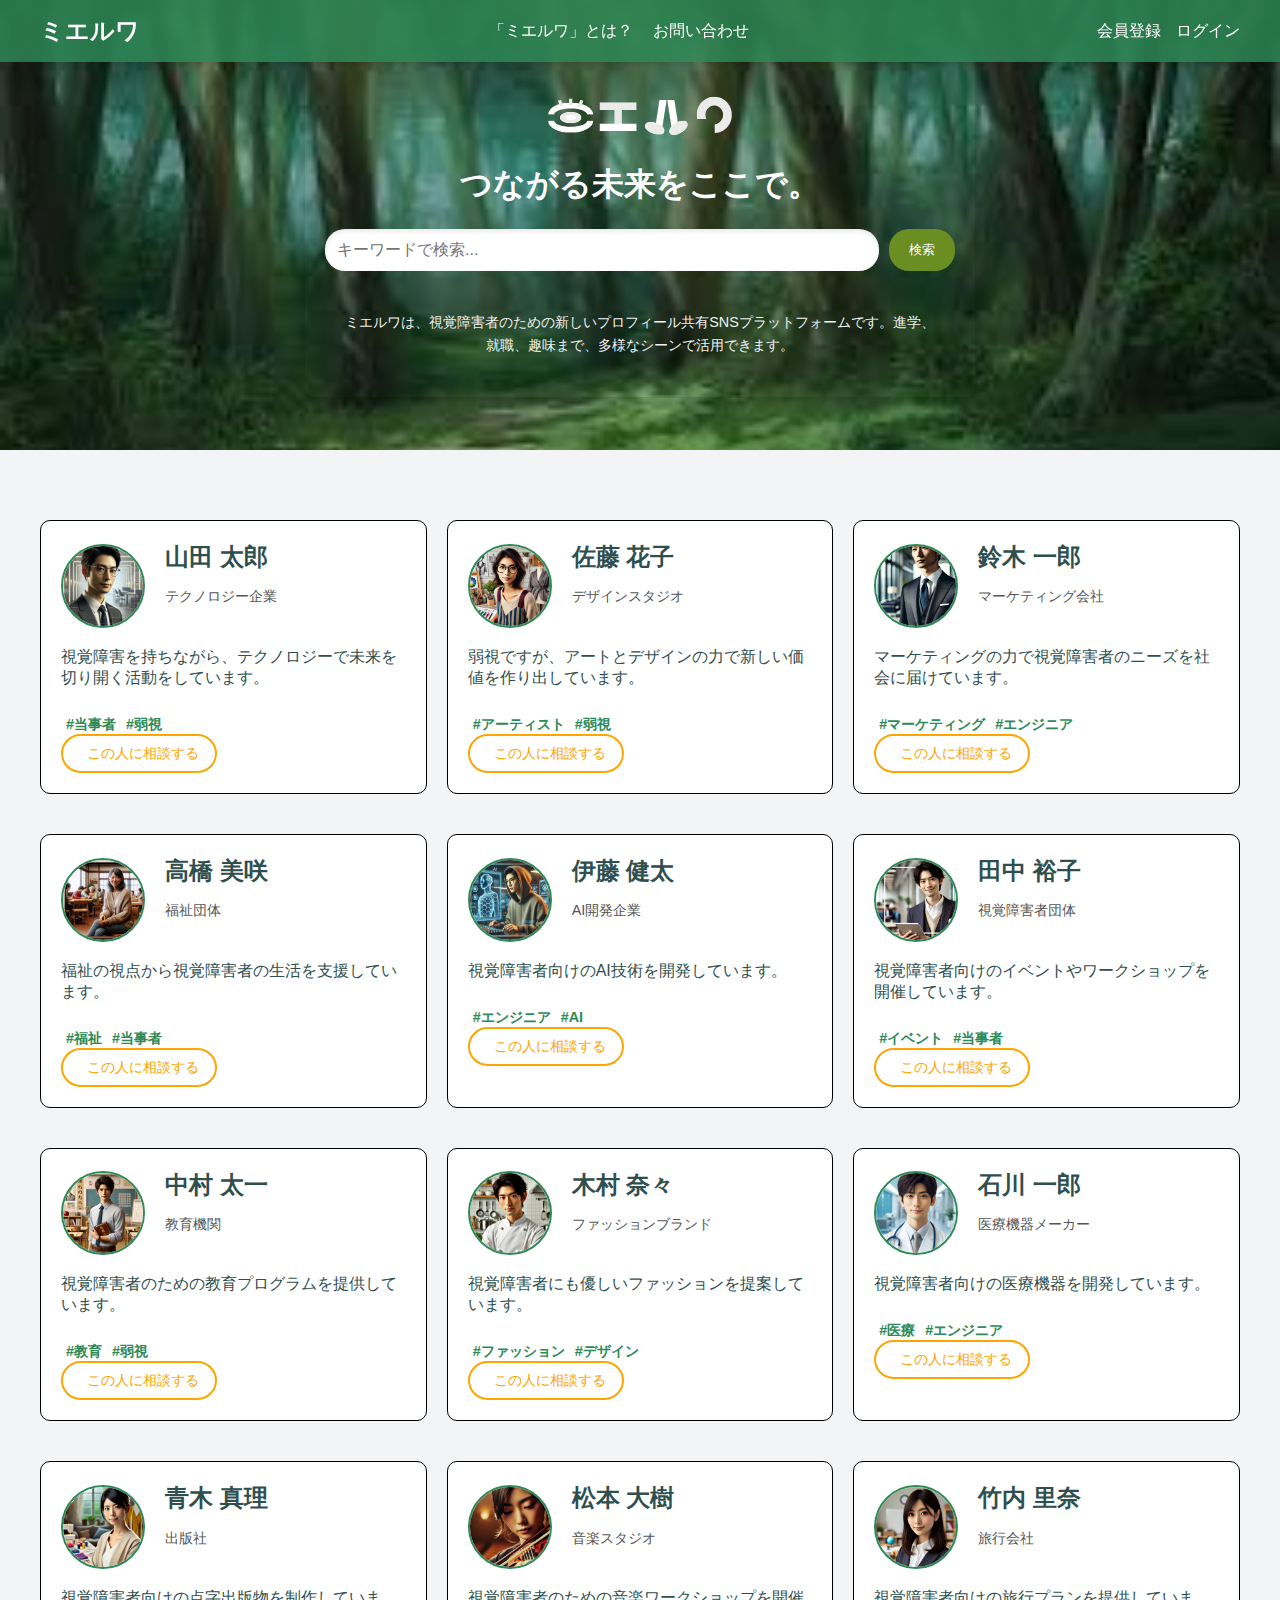
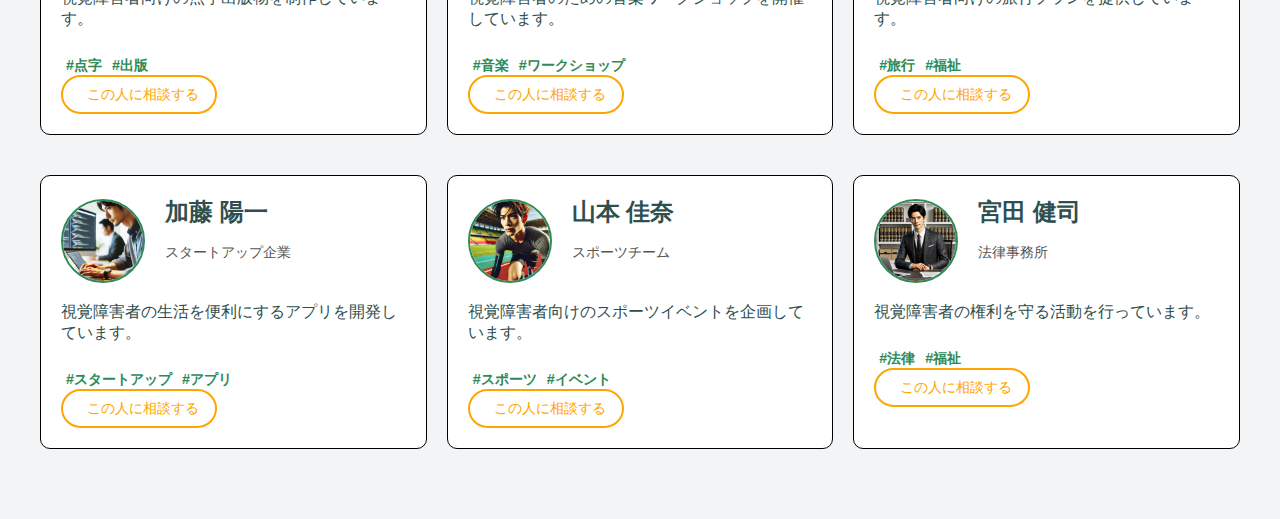
<file: docs/index.html>
<!DOCTYPE html>
<html lang="ja">
<head>
    <meta charset="UTF-8">
    <meta name="viewport" content="width=device-width, initial-scale=1.0">
    <title>プロフィール一覧 - ミエルワ</title>
    <link rel="stylesheet" href="main.css">
</head>
<body>
    <header>
        <nav>
            <div class="logo">ミエルワ</div>
            <ul class="center-nav">
                <li><a href="about.html">「ミエルワ」とは？</a></li>
                <li><a href="contact.html">お問い合わせ</a></li>
            </ul>
            <ul class="right-nav">
                <li><a href="register.html">会員登録</a></li>
                <li><a href="login.html">ログイン</a></li>
            </ul>
        </nav>
    </header>

    <section class="hero">
        <div class="search-container">
            <img src="images/main/logo.svg" alt="ミエルワのロゴ" class="logo-icon">
            <h1>つながる未来をここで。</h1>
            <div class="search-box">
                <input type="text" placeholder="キーワードで検索..." class="search-bar">
                <button class="search-button">検索</button>
            </div>
            <p class="site-description">ミエルワは、視覚障害者のための新しいプロフィール共有SNSプラットフォームです。進学、就職、趣味まで、多様なシーンで活用できます。</p>
        </div>
    </section>

    <main>
        <div id="profiles" class="profile-list">
            <!-- プロフィールカードがJavaScriptで動的に挿入されます -->
        </div>
    </main>

    <script src="main.js"></script>
</body>
</html>
</file>
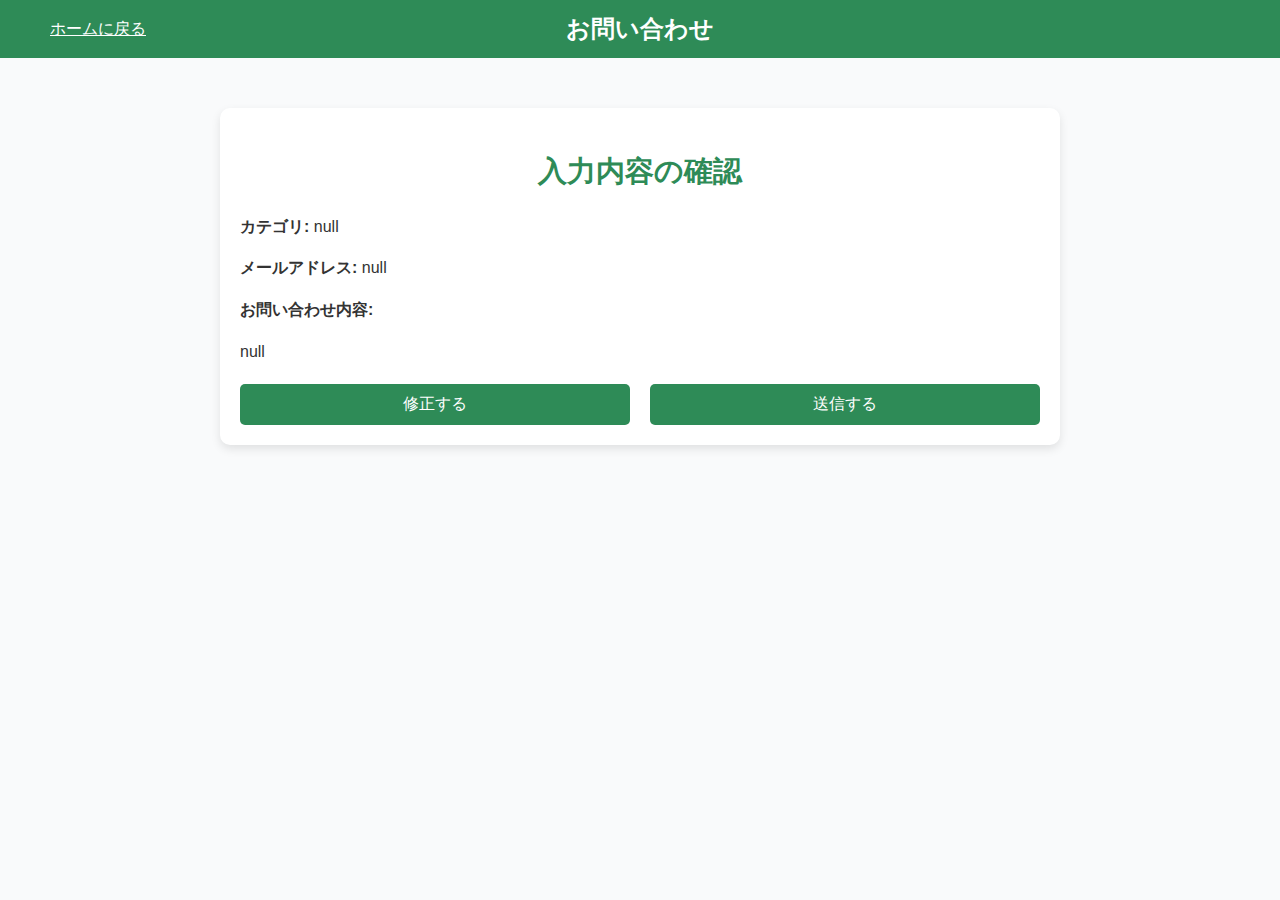
<file: docs/confirm.html>
<!DOCTYPE html>
<html lang="ja">
<head>
    <meta charset="UTF-8">
    <meta name="viewport" content="width=device-width, initial-scale=1.0">
    <title>確認画面 - ミエルワ</title>
    <link rel="stylesheet" href="subpage-header.css">
    <link rel="stylesheet" href="confirm.css">
</head>
<body>
    <!-- サブページ専用ヘッダー -->
    <header class="subpage-header">
        <nav>
            <button class="subpage-back-button" onclick="window.location.href='index.html'">ホームに戻る</button>
            <h1 class="subpage-header-title">お問い合わせ</h1>
        </nav>
    </header>

    <!-- 確認画面の内容 -->
    <main class="confirmation-container">
        <h1>入力内容の確認</h1>
        <div id="confirmation">
            <!-- 入力内容を表示 -->
            <p>お問い合わせ内容が以下でよろしいですか？</p>
            <ul>
                <li><strong>お問い合わせカテゴリ:</strong> <span id="category"></span></li>
                <li><strong>返信用メールアドレス:</strong> <span id="email"></span></li>
                <li><strong>お問い合わせ内容:</strong> <span id="message"></span></li>
            </ul>
        </div>
        <div class="button-group">
            <button id="backBtn" class="button">修正する</button>
            <button id="submitBtn" class="button">送信する</button>
        </div>
    </main>

    <script src="confirm.js"></script>
</body>
</html>
</file>
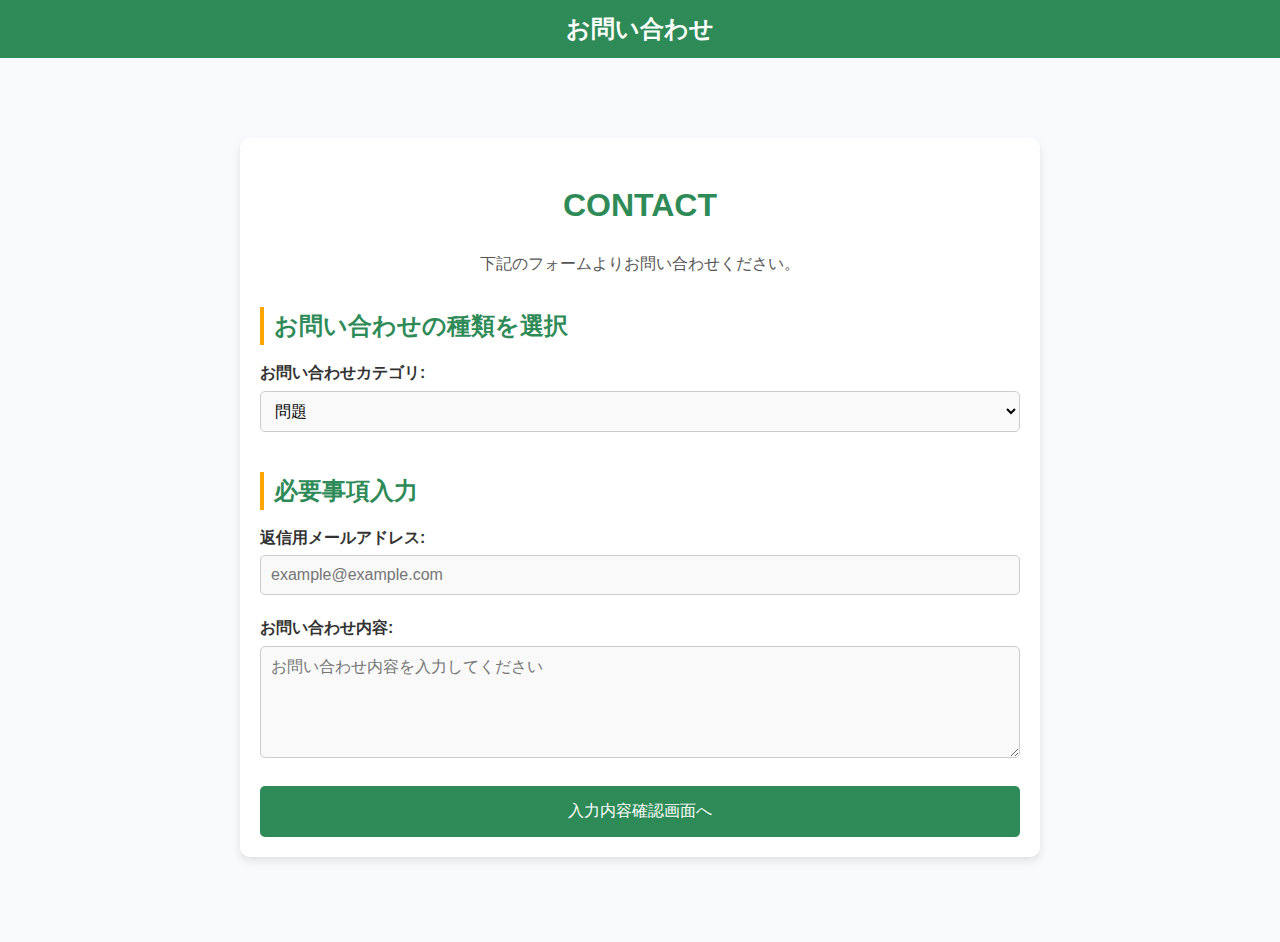
<file: docs/contact.html>
<!DOCTYPE html>
<html lang="ja">
<head>
    <meta charset="UTF-8">
    <meta name="viewport" content="width=device-width, initial-scale=1.0">
    <title>CONTACT - ミエルワ</title>
    <link rel="stylesheet" href="subpage-header.css">
    <link rel="stylesheet" href="contact.css">
</head>
<body>
    <!-- サブページ専用ヘッダー -->
    <header class="subpage-header">
        <nav>
            <h1 class="subpage-header-title">お問い合わせ</h1>
        </nav>
    </header>

    <!-- メインコンテンツ -->
    <main>
        <h1>CONTACT</h1>
        <p>下記のフォームよりお問い合わせください。</p>
        <div>
            <h2>お問い合わせの種類を選択</h2>
            <label for="category">お問い合わせカテゴリ:</label>
            <select id="category" required>
                <option value="issue">問題</option>
                <option value="feedback">ご意見・ご要望</option>
            </select>
        </div>
        <div>
            <h2>必要事項入力</h2>
            <label for="email">返信用メールアドレス:</label>
            <input type="email" id="email" placeholder="example@example.com" required>
        </div>
        <div>
            <label for="message">お問い合わせ内容:</label>
            <textarea id="message" rows="5" placeholder="お問い合わせ内容を入力してください" required></textarea>
        </div>
        <div>
            <button type="button" id="CONFIRM_BTN">入力内容確認画面へ</button>
        </div>
    </main>
    <script src="form.js"></script>
</body>
</html>
</file>
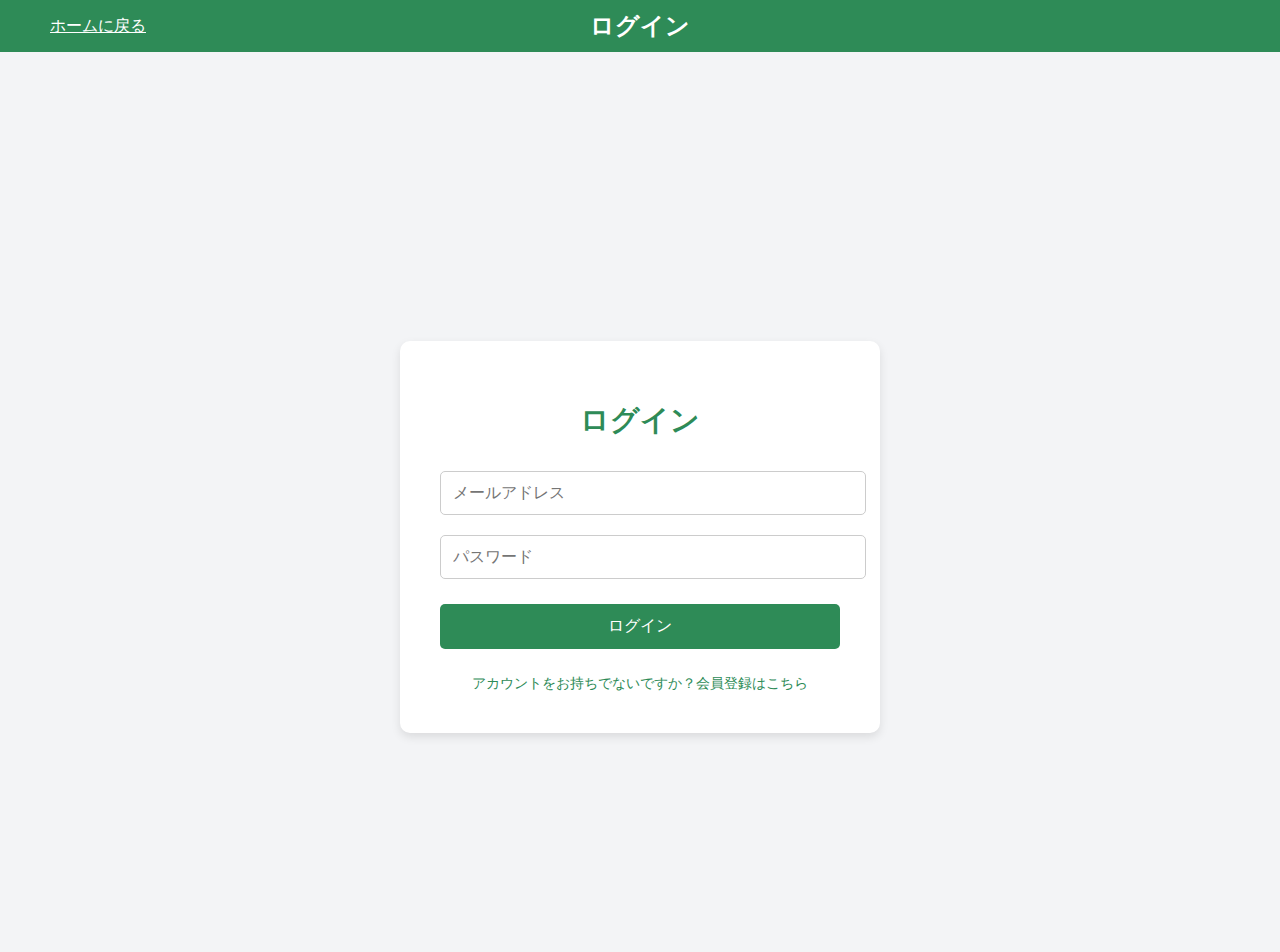
<file: docs/login.html>
<!DOCTYPE html>
<html lang="ja">
<head>
    <meta charset="UTF-8">
    <meta name="viewport" content="width=device-width, initial-scale=1.0">
    <title>ログイン - ミエルワ</title>
    <link rel="stylesheet" href="subpage-header.css">
    <link rel="stylesheet" href="auth.css">
</head>
<body>
    <!-- サブページ専用ヘッダー -->
    <header class="subpage-header">
        <nav>
            <button class="subpage-back-button" onclick="window.location.href='index.html'">ホームに戻る</button>
            <h1 class="subpage-header-title">ログイン</h1>
        </nav>
    </header>

    <!-- メインコンテンツ -->
    <div class="main-content">
        <div class="form-container">
            <h1>ログイン</h1>
            <form action="login_process.php" method="POST">
                <input type="email" name="email" placeholder="メールアドレス" required>
                <input type="password" name="password" placeholder="パスワード" required>
                <button type="submit">ログイン</button>
            </form>
            <a href="register.html">アカウントをお持ちでないですか？会員登録はこちら</a>
        </div>
    </div>
</body>
</html>
</file>
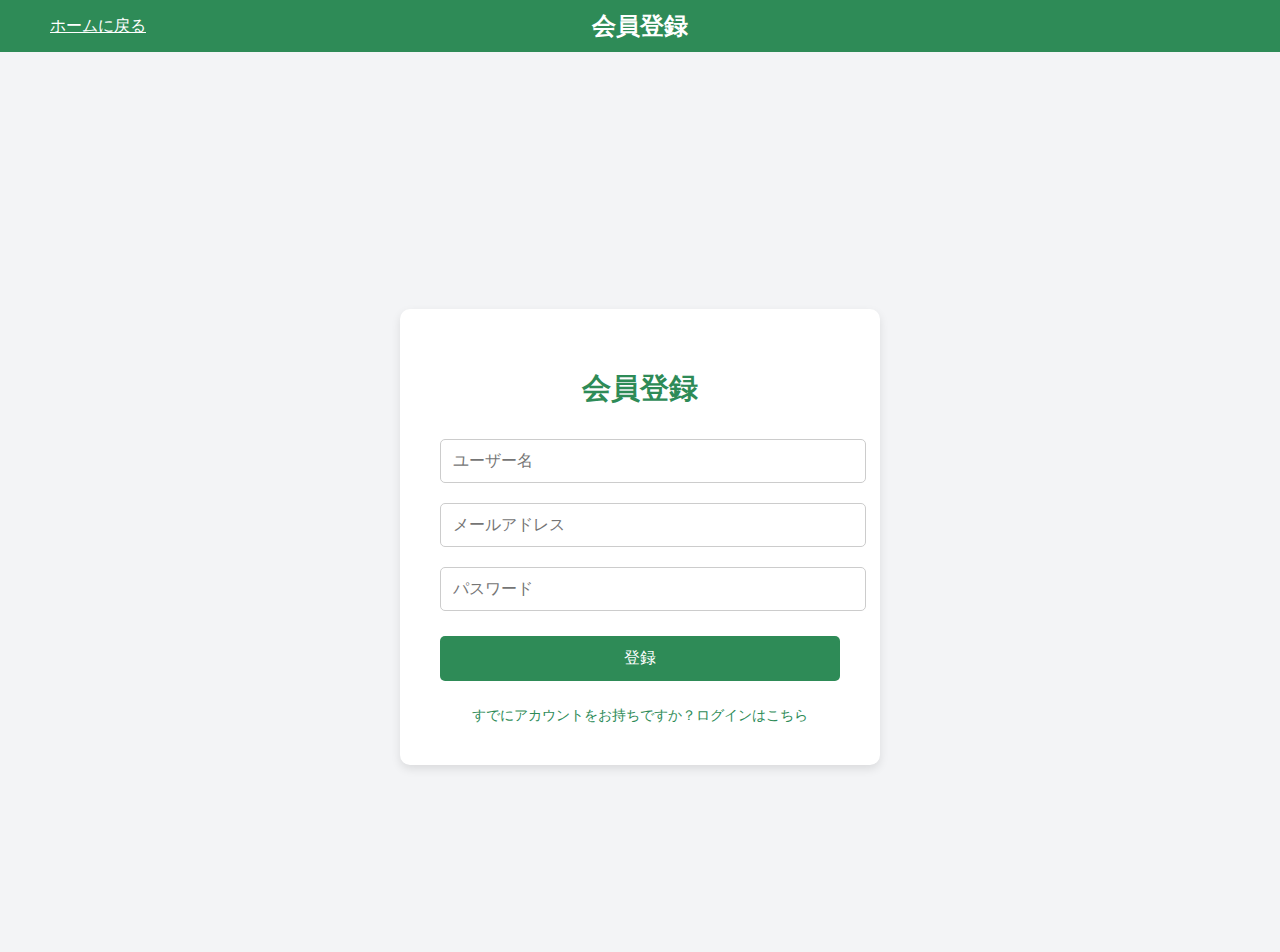
<file: docs/register.html>
<!DOCTYPE html>
<html lang="ja">
<head>
    <meta charset="UTF-8">
    <meta name="viewport" content="width=device-width, initial-scale=1.0">
    <title>会員登録 - ミエルワ</title>
    <link rel="stylesheet" href="subpage-header.css">
    <link rel="stylesheet" href="auth.css">
</head>
<body>
    <!-- サブページ専用ヘッダー -->
    <header class="subpage-header">
        <nav>
            <button class="subpage-back-button" onclick="window.location.href='index.html'">ホームに戻る</button>
            <h1 class="subpage-header-title">会員登録</h1>
        </nav>
    </header>

    <!-- メインコンテンツ -->
    <div class="main-content">
        <div class="form-container">
            <h1>会員登録</h1>
            <form action="register_process.php" method="POST">
                <input type="text" name="username" placeholder="ユーザー名" required>
                <input type="email" name="email" placeholder="メールアドレス" required>
                <input type="password" name="password" placeholder="パスワード" required>
                <button type="submit">登録</button>
            </form>
            <a href="login.html">すでにアカウントをお持ちですか？ログインはこちら</a>
        </div>
    </div>
</body>
</html>
</file>
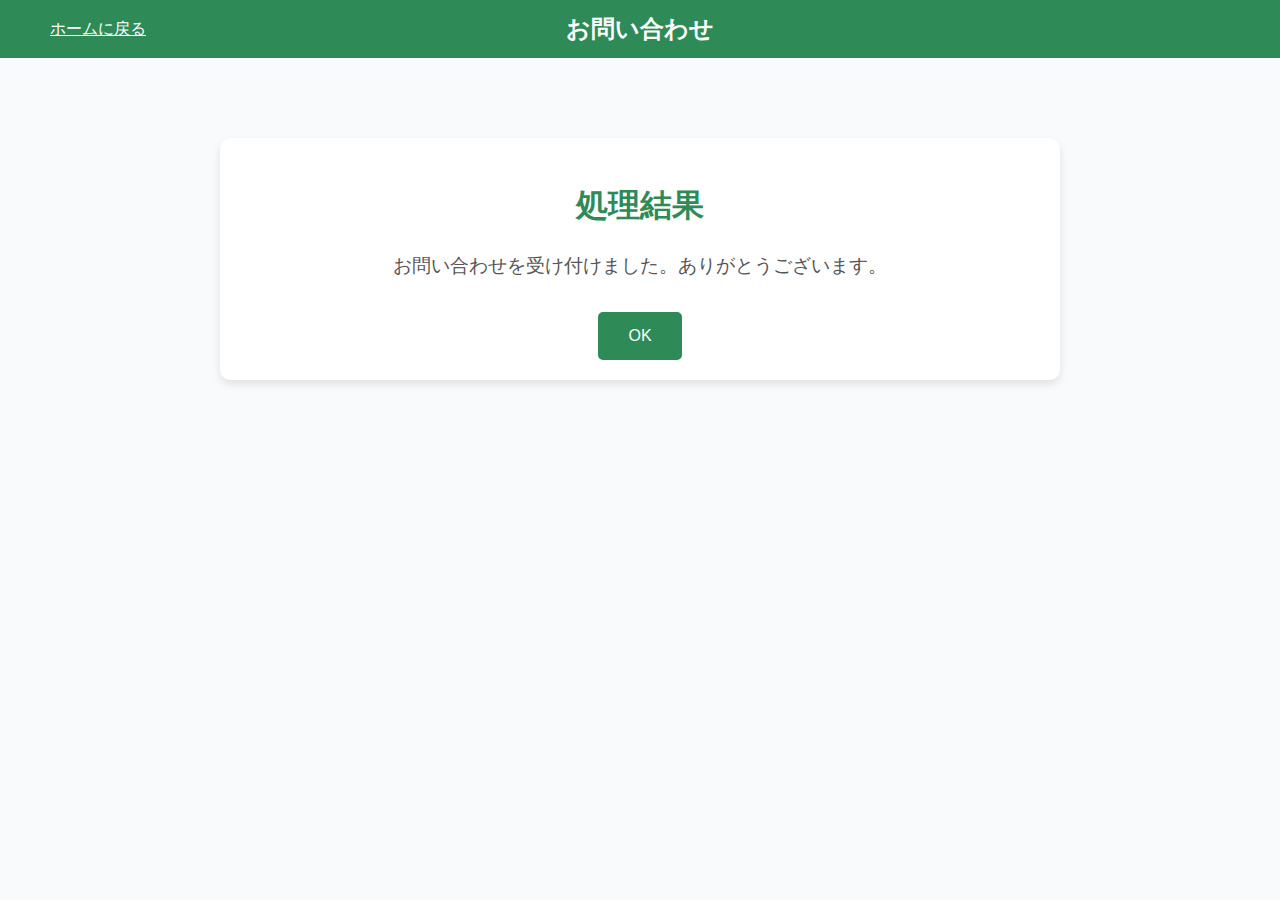
<file: docs/result.html>
<!DOCTYPE html>
<html lang="ja">
<head>
    <meta charset="UTF-8">
    <meta name="viewport" content="width=device-width, initial-scale=1.0">
    <title>処理結果 - ミエルワ</title>
    <link rel="stylesheet" href="subpage-header.css">
    <link rel="stylesheet" href="result.css">
</head>
<body>
    <!-- サブページ専用ヘッダー -->
    <header class="subpage-header">
        <nav>
            <button class="subpage-back-button" onclick="window.location.href='index.html'">ホームに戻る</button>
            <h1 class="subpage-header-title">お問い合わせ</h1>
        </nav>
    </header>

    <!-- メインコンテンツ -->
    <main>
        <h1>処理結果</h1>
        <div id="result">
            <p>お問い合わせを受け付けました。ありがとうございます。</p>
        </div>
        <button id="okBtn">OK</button>
    </main>

    <script>
        // OKボタンのクリック処理
        document.getElementById("okBtn").addEventListener("click", () => {
            // contact.htmlに戻る
            window.location.href = "index.html";
        });
    </script>
</body>
</html>
</file>
<file: docs/main.css>
/* 全体のスタイル */
body {
    margin: 0;
    padding: 0;
    background-color: #f3f4f6;
    color: #2f4f4f;
    font-family: Arial, sans-serif;
}

/* ヘッダーのスタイル */
header {
    background-color: rgba(46, 139, 87, 0.8); /* 背景に透明感を持たせた緑色 */
    color: white; /* ヘッダー内の文字色を白に設定 */
    padding: 15px 0; /* ヘッダー内の上下のパディングを設定 */
    box-shadow: 0 2px 5px rgba(0, 0, 0, 0.1); /* ヘッダーに軽い影を追加 */
    margin: 0; /* ヘッダー外の余白をゼロに設定 */
    position: fixed; /* ヘッダーを画面の上部に固定 */
    width: 100%; /* ヘッダーを画面幅いっぱいに広げる */
    z-index: 1000; /* 他の要素より前面に表示 */
    backdrop-filter: blur(5px); /* 背景をぼかす効果を適用 */
    top: 0; /* 画面上端に固定 */
}

header nav {
    display: flex; /* フレックスボックスでレイアウトを設定 */
    justify-content: space-between; /* 子要素を両端に配置 */
    align-items: center; /* 子要素を縦方向に中央揃え */
    max-width: 1200px; /* ナビゲーションバーの最大幅を指定 */
    margin: 0 auto; /* 中央揃え */
    padding: 0 20px; /* ナビゲーションバーの左右に余白を設定 */
}

header .logo {
    font-size: 1.5em; /* ロゴのフォントサイズを設定 */
    font-weight: bold; /* ロゴを太字に設定 */
}

header .center-nav {
    display: flex; /* フレックスボックスでレイアウト */
    list-style: none; /* リストスタイルを解除 */
    margin: 0 auto; /* ナビゲーションを中央揃え */
    padding: 0; /* パディングをゼロに設定 */
    gap: 20px; /* 各リンク間のスペースを設定 */
}

header .center-nav li {
    margin: 0; /* リストアイテムの余白をゼロに設定 */
}

header .center-nav li a {
    color: white; /* リンクの文字色を白に設定 */
    text-decoration: none; /* リンクの下線を除去 */
    font-weight: 500; /* リンクの文字を少し太めに設定 */
    transition: color 0.3s; /* ホバー時の色変化にアニメーションを追加 */
}

header .center-nav li a:hover {
    color: #ffd700; /* ホバー時にゴールド色に変更 */
}

header .right-nav {
    display: flex; /* フレックスボックスでレイアウト */
    list-style: none; /* リストスタイルを解除 */
    margin: 0; /* 余白をゼロに設定 */
    padding: 0; /* パディングをゼロに設定 */
    gap: 15px; /* 各リンク間のスペースを設定 */
}

header .right-nav li a {
    color: white; /* リンクの文字色を白に設定 */
    text-decoration: none; /* リンクの下線を除去 */
    font-weight: 500; /* リンクの文字を少し太めに設定 */
    transition: color 0.3s; /* ホバー時の色変化にアニメーションを追加 */
}

header .right-nav li a:hover {
    color: #ffd700; /* ホバー時にゴールド色に変更 */
}

/* ヒーローセクション */
.hero {
    position: relative;
    background-image: url('images/main/background.jpeg');
    background-size: cover;
    background-repeat: no-repeat;
    background-position: center;
    height: 50vh;
    color: white;
    text-align: center;
    margin: 0;
    padding: 0;
    display: flex;
    flex-direction: column;
    justify-content: center;
    align-items: center;
}

/* 背景画像の暗さ調整 */
.hero::before {
    content: '';
    position: absolute;
    top: 0;
    left: 0;
    width: 100%;
    height: 100%;
    background-color: rgba(0, 0, 0, 0.3);
    z-index: 1;
    pointer-events: none;
}

/* ヒーローセクションの中身 */
.hero .search-container {
    position: relative;
    z-index: 2;
}


.search-container {
    max-width: 800px;
    margin: 0 auto;
    padding: 20px;
    border-radius: 10px;
    box-shadow: 0 4px 15px rgba(0, 0, 0, 0.2);
    background: none;
}

.search-bar {
    flex: 1;
    padding: 12px;
    font-size: 16px;
    border: none;
    border-radius: 20px;
    box-shadow: inset 0 2px 5px rgba(0, 0, 0, 0.1);
    width: 100%;
    max-width: 600px;
}

.search-box {
    display: flex;
    align-items: center;
    gap: 10px;
    width: 100%;
}

.site-description {
    font-size: 0.9em;
    color: #f0f0f0;
    margin-top: 40px;
    margin-bottom: 20px;
    text-align: center;
    line-height: 1.6;
    max-width: 600px;
    margin-left: auto;
    margin-right: auto;
    padding: 0 15px;
}

.logo-icon {
    width: 200px;
    height: auto;
    margin: 20px auto;
    display: block;
}

.search-button {
    padding: 12px 20px;
    background-color: #6b8e23;
    color: white;
    border: none;
    border-radius: 20px;
    cursor: pointer;
    transition: background-color 0.3s;
}

.search-button:hover {
    background-color: #556b2f;
}

/* メインセクション */
main {
    max-width: 1200px;
    margin: 40px auto;
    padding: 20px;
}

/* プロフィール一覧 */
.profile-list {
    display: grid;
    grid-template-columns: repeat(auto-fit, minmax(300px, 1fr));
    gap: 20px;
}

/* プロフィールカード */
.profile-card {
    display: flex;
    flex-direction: column;
    align-items: flex-start;
    background-color: white;
    border: 1px solid black;
    border-radius: 10px;
    padding: 20px;
    margin: 10px 0;
    transition: transform 0.3s, border 0.3s;
}

.profile-card:hover {
    transform: translateY(-5px);
}

.profile-icon {
    width: 80px;
    height: 80px;
    border-radius: 50%;
    border: 2px solid #2e8b57;
    margin-right: 20px;
}

.profile-header {
    display: flex;
    flex-direction: column;
    margin-bottom: 10px;
}

.profile-header h2 {
    font-size: 1.5em;
    margin: 0;
}

.profile-header .affiliation {
    font-size: 0.9em;
    color: #555;
}

.profile-content p {
    margin: 10px 0;
    color: #333;
    font-size: 1em;
    line-height: 1.5;
}

/* タグ */
.tags {
    margin-top: 10px;
}

.tag {
    display: inline-block;
    font-size: 0.9em;
    margin: 0 5px;
    color: #2e8b57; /* 緑色のテキスト */
    text-decoration: none; /* 下線をなくす */
    font-weight: bold; /* 太字で強調 */
}

.contact-button {
    display: inline-flex;
    align-items: center;
    justify-content: center;
    background-color: transparent; /* ボタンの背景は透明 */
    color: #2e8b57; /* 深緑色のテキスト */
    border: 2px solid #ffa500; /* オレンジの枠線を設定 */
    border-radius: 20px; /* 丸みを付ける */
    padding: 8px 16px; /* ボタンサイズを調整 */
    font-size: 0.9em; /* 小さめのフォントサイズ */
    font-weight: 500; /* 少し太め */
    cursor: pointer;
    gap: 8px; /* アイコンとテキストの間にスペース */
    transition: background-color 0.3s ease, color 0.3s ease, transform 0.2s ease;
    text-decoration: none; /* テキストの下線を削除 */
}

.contact-button i {
    font-size: 1.2em; /* アイコンのサイズ */
    color: #ffa500; /* オレンジ色のアイコン */
}

.contact-button:hover {
    background-color: #ffa500; /* ホバー時に背景をオレンジに */
    color: white; /* ホバー時にテキストを白に */
    transform: translateY(-2px); /* わずかに浮かせる */
}

.contact-button:active {
    transform: scale(0.98); /* 押下時に縮小 */
}

/* "この人に相談する" ボタン用クラス */
.contact-button {
    display: inline-flex;
    align-items: center;
    justify-content: center;
    background-color: transparent; /* ボタンの背景は透明 */
    color: #ffa500; /* オレンジ色のテキスト */
    border: 2px solid #ffa500; /* オレンジの枠線を設定 */
    border-radius: 20px; /* 丸みを付ける */
    padding: 8px 16px; /* ボタンサイズを調整 */
    font-size: 0.9em; /* 小さめのフォントサイズ */
    font-weight: 500; /* 少し太め */
    cursor: pointer;
    gap: 8px; /* アイコンとテキストの間にスペース */
    transition: background-color 0.3s ease, color 0.3s ease, transform 0.2s ease;
    text-decoration: none; /* テキストの下線を削除 */
}

.consult-button i {
    font-size: 1.2em; /* アイコンのサイズ */
    color: #ffa500; /* オレンジ色のアイコン */
}

.consult-button:hover {
    background-color: #ffa500; /* ホバー時に背景をオレンジに */
    color: white; /* ホバー時にテキストを白に */
    transform: translateY(-2px); /* わずかに浮かせる */
}

.consult-button:active {
    transform: scale(0.98); /* 押下時に縮小 */
}

/* モバイル用メディアクエリ */
@media (max-width: 768px) {
    header .logo {
        font-size: 1em; /* ロゴのフォントサイズをさらに縮小 */
    }

    header .center-nav li a {
        font-size: 0.8em; /* ナビゲーションリンクのフォントサイズをさらに縮小 */
    }

    header .right-nav li a {
        font-size: 0.8em; /* 右側ナビゲーションリンクのフォントサイズをさらに縮小 */
    }

    header nav {
        padding: 0 5px; /* パディングをさらに縮小してスペースを確保 */
    }
}

/* モバイル用メディアクエリ */
@media (max-width: 768px) {
    .hero {
        height: 60vh; /* 縦幅をデフォルトの50vhから60vhに拡大 */
    }

    .hero .site-description {
        font-size: 0.8em; /* モバイルでは説明文のフォントサイズを少し小さく */
        padding: 0 10px; /* 横幅の余白を調整 */
    }

    .search-container {
        padding: 15px; /* 検索バーのパディングを少し縮小 */
    }

    .search-bar {
        font-size: 14px; /* 検索バー内のテキストサイズを小さく */
    }

    .search-button {
        padding: 10px 16px; /* ボタンサイズを調整 */
        font-size: 14px; /* ボタンのフォントサイズを小さく */
    }
}
</file>
<file: docs/subpage-header.css>
/* サブページ専用ヘッダーのスタイル */
.subpage-header {
    background-color: #2e8b57;
    color: white;
    padding: 10px 20px;
    position: sticky;
    top: 0;
    z-index: 1000;
    display: flex;
    justify-content: center;
    align-items: center;
}

/* 戻るボタンを左端に配置 */
.subpage-back-button {
    background: none;
    border: none;
    color: white;
    font-size: 1em;
    cursor: pointer;
    padding: 5px 10px;
    text-decoration: underline;
    transition: color 0.3s ease;
    position: absolute;
    left: 20px;
}

.subpage-back-button:hover {
    color: #ffa500;
}

/* 中央にタイトルを配置 */
.subpage-header-title {
    font-size: 1.5em;
    text-align: center;
    margin: 0;
    flex-grow: 1;
    white-space: nowrap; /* タイトルが折り返されないように設定 */
}

/* ナビゲーション全体の調整 */
.subpage-header nav {
    width: 100%;
    position: relative;
    display: flex;
    align-items: center;
}

/* レスポンシブ対応 */
@media (max-width: 768px) {
    .subpage-header {
        padding: 10px; /* モバイル向けにパディングを縮小 */
    }

    .subpage-back-button {
        font-size: 0.9em; /* ボタンのフォントサイズを調整 */
        left: 10px; /* 左側の余白を縮小 */
    }

    .subpage-header-title {
        font-size: 1.2em; /* タイトルのフォントサイズを縮小 */
    }
}

@media (max-width: 480px) {
    .subpage-header {
        flex-direction: column; /* モバイル向けに縦方向に配置 */
        align-items: flex-start;
    }

    .subpage-header nav {
        width: 100%;
        flex-direction: column;
        align-items: flex-start;
    }

    .subpage-back-button {
        margin-bottom: 5px; /* ボタンとタイトルの間に余白を追加 */
        position: static; /* モバイル向けに位置を調整 */
    }

    .subpage-header-title {
        text-align: left; /* タイトルを左揃えに */
        margin: 0;
    }
}
</file>
<file: docs/confirm.css>
/* グローバルスタイル */
body {
    font-family: 'Roboto', sans-serif;
    line-height: 1.6;
    background-color: #f9fafb;
    color: #333;
    margin: 0;
    padding: 0;
}

/* 確認画面全体のコンテナ */
.confirmation-container {
    max-width: 800px;
    margin: 50px auto;
    padding: 20px;
    background-color: white;
    border-radius: 10px;
    box-shadow: 0 4px 10px rgba(0, 0, 0, 0.1);
}

.confirmation-container h1 {
    font-size: 1.8rem;
    color: #2e8b57;
    margin-bottom: 20px;
    text-align: center;
}

/* 確認内容のスタイル */
#confirmation {
    margin-bottom: 20px;
}

#confirmation ul {
    list-style-type: none;
    padding: 0;
}

#confirmation ul li {
    margin-bottom: 10px;
    font-size: 1rem;
}

#confirmation ul li strong {
    color: #2e8b57;
}

/* ボタンのグループ */
.button-group {
    display: flex;
    justify-content: space-between;
    gap: 20px;
}

.button {
    flex: 1;
    padding: 10px 20px;
    font-size: 1rem;
    color: white;
    background-color: #2e8b57;
    border: none;
    border-radius: 5px;
    cursor: pointer;
    transition: background-color 0.3s ease;
    text-align: center;
}

.button:hover {
    background-color: #228b22;
}
</file>
<file: docs/contact.css>
/* 全体のスタイル */
body {
    font-family: 'Roboto', sans-serif;
    line-height: 1.6;
    margin: 0;
    padding: 0;
    background-color: #f9fafb;
    color: #333;
}

/* メインコンテンツのスタイル */
main {
    max-width: 800px;
    margin: 80px auto; /* ヘッダーとの間隔を確保 */
    padding: 20px;
    background: #fff;
    border-radius: 10px;
    box-shadow: 0 4px 8px rgba(0, 0, 0, 0.1);
    box-sizing: border-box;
}

main h1 {
    font-size: 2rem;
    text-align: center;
    margin-bottom: 20px;
    color: #2e8b57;
}

main p {
    text-align: center;
    margin-bottom: 30px;
    color: #555;
}

/* セクションタイトルのスタイル */
main h2 {
    font-size: 1.5rem;
    margin-bottom: 15px;
    color: #2e8b57;
    border-left: 4px solid #ffa500;
    padding-left: 10px;
}

/* ラベルと入力フォームのスタイル */
label {
    font-size: 1rem;
    font-weight: bold;
    margin-bottom: 5px;
    display: block;
    color: #333;
}

select, input, textarea {
    width: 100%;
    padding: 10px;
    margin-bottom: 20px;
    border: 1px solid #ccc;
    border-radius: 5px;
    font-size: 1rem;
    box-sizing: border-box;
    background-color: #f9f9f9;
    transition: border-color 0.3s ease;
}

select:focus, input:focus, textarea:focus {
    border-color: #ffa500;
    outline: none;
}

textarea {
    resize: vertical;
}

/* ボタンのスタイル */
button {
    display: block;
    width: 100%;
    padding: 15px;
    font-size: 1rem;
    background-color: #2e8b57;
    color: #fff;
    border: none;
    border-radius: 5px;
    cursor: pointer;
    transition: background-color 0.3s ease;
}

button:hover {
    background-color: #1f623d;
}

button:active {
    background-color: #155834;
}

/* レスポンシブ対応 */
@media (max-width: 768px) {
    main {
        padding: 15px;
    }

    main h1 {
        font-size: 1.8rem;
    }

    main h2 {
        font-size: 1.3rem;
    }

    select, input, textarea, button {
        font-size: 0.9rem;
    }
}
</file>
<file: docs/auth.css>
/* フォームの共通スタイル */
body {
    font-family: Arial, sans-serif;
    background-color: #f3f4f6;
    margin: 0;
    padding: 0;
}

/* フォーム全体のレイアウト */
.main-content {
    margin-top: 70px; /* 固定ヘッダーの高さを考慮 */
    display: flex;
    justify-content: center;
    align-items: center;
    height: calc(100vh - 70px);
}

.form-container {
    background-color: white;
    padding: 40px;
    border-radius: 10px;
    box-shadow: 0 4px 10px rgba(0, 0, 0, 0.1);
    width: 100%;
    max-width: 400px;
    text-align: center;
}

.form-container h1 {
    font-size: 1.8em;
    margin-bottom: 20px;
    color: #2e8b57;
}

.form-container input {
    width: 100%;
    padding: 12px;
    margin: 10px 0;
    border: 1px solid #ccc;
    border-radius: 5px;
    font-size: 1em;
}

.form-container button {
    width: 100%;
    padding: 12px;
    margin: 15px 0;
    background-color: #2e8b57;
    color: white;
    border: none;
    border-radius: 5px;
    font-size: 1em;
    cursor: pointer;
    transition: background-color 0.3s;
}

.form-container button:hover {
    background-color: #228b22;
}

.form-container a {
    display: block;
    margin-top: 10px;
    color: #2e8b57;
    text-decoration: none;
    font-size: 0.9em;
}

.form-container a:hover {
    text-decoration: underline;
}
</file>
<file: docs/result.css>
/* 全体のスタイル */
body {
    font-family: 'Roboto', sans-serif;
    line-height: 1.6;
    margin: 0;
    padding: 0;
    background-color: #f9fafb;
    color: #333;
}

/* メインコンテンツのスタイル */
main {
    max-width: 800px;
    margin: 80px auto; /* ヘッダーとの間隔を確保 */
    padding: 20px;
    background: #fff;
    border-radius: 10px;
    box-shadow: 0 4px 8px rgba(0, 0, 0, 0.1);
    text-align: center;
}

main h1 {
    font-size: 2rem;
    color: #2e8b57;
    margin-bottom: 20px;
}

main #result {
    font-size: 1.2rem;
    color: #555;
    margin-bottom: 30px;
}

/* ボタンのスタイル */
button {
    padding: 15px 30px;
    font-size: 1rem;
    background-color: #2e8b57;
    color: #fff;
    border: none;
    border-radius: 5px;
    cursor: pointer;
    transition: background-color 0.3s ease;
}

button:hover {
    background-color: #1f623d;
}

button:active {
    background-color: #155834;
}

/* レスポンシブ対応 */
@media (max-width: 768px) {
    main {
        padding: 15px;
    }

    main h1 {
        font-size: 1.8rem;
    }

    button {
        font-size: 0.9rem;
        padding: 10px 20px;
    }
}
</file>
